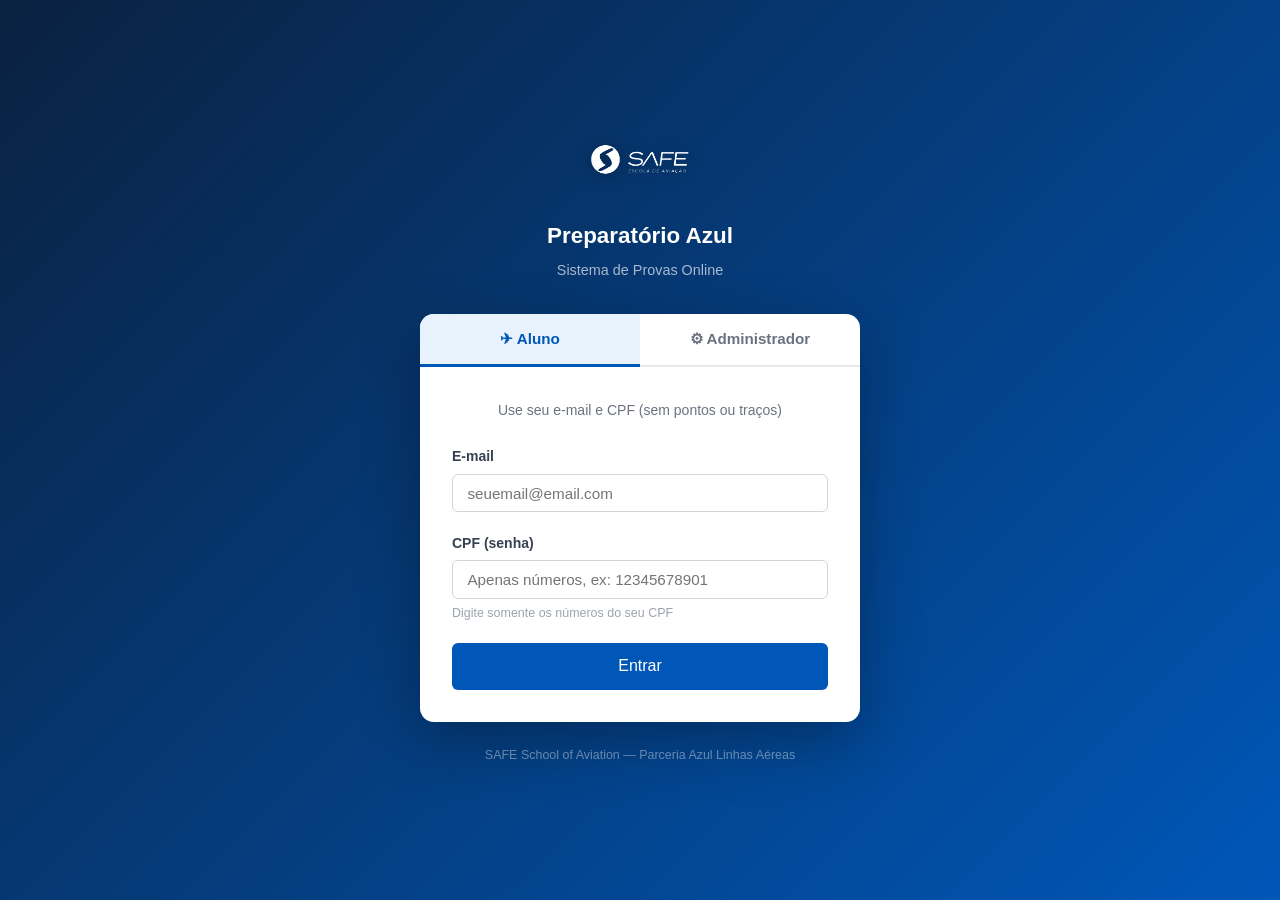
<file: index.html>
<!DOCTYPE html>
<html lang="pt-BR">
<head>
  <meta charset="UTF-8">
  <meta name="viewport" content="width=device-width, initial-scale=1.0">
  <title>Preparatório Azul – SAFE | Login</title>
  <link rel="icon" type="image/png" href="favicon.png">
  <link rel="stylesheet" href="css/style.css">
  <style>
    .login-hero {
      text-align: center;
      margin-bottom: 2rem;
    }
    .login-hero h1 {
      color: var(--white);
      font-size: 1.4rem;
      font-weight: 700;
      margin-bottom: 0.3rem;
    }
    .login-hero p {
      color: rgba(255,255,255,0.65);
      font-size: 0.9rem;
    }
    .login-form-panel { display: none; }
    .login-form-panel.active { display: block; }
    .input-hint { font-size: 0.78rem; color: var(--gray-400); margin-top: 0.25rem; }
  </style>
</head>
<body>
  <div class="login-page">
    <div class="login-container">

      <div class="login-logos">
        <img src="logosafe.png" alt="SAFE School of Aviation" title="SAFE School of Aviation">
      </div>

      <div class="login-hero">
        <h1>Preparatório Azul</h1>
        <p>Sistema de Provas Online</p>
      </div>

      <div class="login-card">
        <div class="login-tabs">
          <button class="login-tab active" onclick="switchTab('aluno')">✈ Aluno</button>
          <button class="login-tab" onclick="switchTab('admin')">⚙ Administrador</button>
        </div>

        <!-- TAB ALUNO -->
        <div id="tab-aluno" class="login-form-panel active">
          <div class="login-form">
            <p class="login-subtitle">Use seu e-mail e CPF (sem pontos ou traços)</p>

            <div id="aluno-error" class="alert alert-danger hidden"></div>

            <div class="form-group">
              <label class="form-label" for="aluno-email">E-mail</label>
              <input class="form-control" type="email" id="aluno-email"
                placeholder="seuemail@email.com" autocomplete="email">
            </div>

            <div class="form-group">
              <label class="form-label" for="aluno-cpf">CPF (senha)</label>
              <input class="form-control" type="password" id="aluno-cpf"
                placeholder="Apenas números, ex: 12345678901" maxlength="14" autocomplete="current-password">
              <span class="input-hint">Digite somente os números do seu CPF</span>
            </div>

            <button class="btn btn-primary btn-block btn-lg" onclick="loginAluno()">Entrar</button>
          </div>
        </div>

        <!-- TAB ADMIN -->
        <div id="tab-admin" class="login-form-panel">
          <div class="login-form">
            <p class="login-subtitle">Acesso restrito ao administrador do sistema</p>

            <div id="admin-error" class="alert alert-danger hidden"></div>

            <div class="form-group">
              <label class="form-label" for="admin-user">Usuário</label>
              <input class="form-control" type="text" id="admin-user"
                placeholder="admin" autocomplete="username">
            </div>

            <div class="form-group">
              <label class="form-label" for="admin-pass">Senha</label>
              <input class="form-control" type="password" id="admin-pass"
                placeholder="Senha de administrador" autocomplete="current-password">
            </div>

            <button class="btn btn-navy btn-block btn-lg" onclick="loginAdmin()">Entrar como Admin</button>
          </div>
        </div>
      </div>

      <p style="text-align:center; color:rgba(255,255,255,0.4); font-size:0.78rem; margin-top:1.5rem;">
        SAFE School of Aviation &mdash; Parceria Azul Linhas Aéreas
      </p>
    </div>
  </div>

  <div id="toast-container"></div>

  <script src="js/questions.js"></script>
  <script src="js/api.js"></script>
  <script src="js/db.js"></script>
  <script>
    DB.init();

    // If already authenticated, redirect
    const auth = DB.checkAuth();
    if (auth) {
      if (auth.type === 'admin') window.location.href = 'admin.html';
      else window.location.href = 'student.html';
    }

    function switchTab(tab) {
      document.querySelectorAll('.login-tab').forEach((t, i) => {
        t.classList.toggle('active', (i === 0 && tab === 'aluno') || (i === 1 && tab === 'admin'));
      });
      document.getElementById('tab-aluno').classList.toggle('active', tab === 'aluno');
      document.getElementById('tab-admin').classList.toggle('active', tab === 'admin');
    }

    async function loginAluno() {
      const email = document.getElementById('aluno-email').value.trim();
      const cpf = document.getElementById('aluno-cpf').value.trim().replace(/\D/g, '');
      const errEl = document.getElementById('aluno-error');
      const btn = document.querySelector('#tab-aluno .btn');

      if (!email || !cpf) { showError(errEl, 'Preencha e-mail e CPF.'); return; }

      btn.disabled = true; btn.textContent = 'Verificando...';
      try {
        if (DB._apiReady()) {
          const res = await API.loginStudent(email, cpf);
          if (res.ok) {
            // Set auth with cpf stored (needed for student sync)
            const auth = { type: 'student', id: res.student.id, name: res.student.name, email: res.student.email, cpf };
            DB.setAuth(auth);
            window.location.href = 'student.html';
            return;
          } else {
            showError(errEl, 'E-mail ou CPF incorretos. Verifique seus dados ou entre em contato com o administrador.');
            return;
          }
        }
      } catch(e) { /* API indisponível — tenta localStorage */ }

      const auth = DB.loginStudent(email, cpf);
      if (!auth) {
        showError(errEl, 'E-mail ou CPF incorretos. Verifique seus dados ou entre em contato com o administrador.');
        return;
      }
      window.location.href = 'student.html';
      btn.disabled = false; btn.textContent = 'Entrar';
    }

    async function loginAdmin() {
      const user = document.getElementById('admin-user').value.trim();
      const pass = document.getElementById('admin-pass').value.trim();
      const errEl = document.getElementById('admin-error');
      const btn = document.querySelector('#tab-admin .btn');

      if (!user || !pass) { showError(errEl, 'Preencha usuário e senha.'); return; }

      btn.disabled = true; btn.textContent = 'Verificando...';
      try {
        if (DB._apiReady()) {
          const res = await API.loginAdmin(user, pass);
          if (res.ok) {
            const auth = { type: 'admin', name: 'Administrador', adminPassword: pass };
            DB.setAuth(auth);
            window.location.href = 'admin.html';
            return;
          } else {
            showError(errEl, 'Usuário ou senha incorretos.');
            return;
          }
        }
      } catch(e) { /* API indisponível — tenta localStorage */ }

      const auth = DB.loginAdmin(user, pass);
      if (!auth) { showError(errEl, 'Usuário ou senha incorretos.'); return; }
      window.location.href = 'admin.html';
      btn.disabled = false; btn.textContent = 'Entrar como Admin';
    }

    function showError(el, msg) {
      el.textContent = msg;
      el.classList.remove('hidden');
      setTimeout(() => el.classList.add('hidden'), 5000);
    }

    // Enter key support
    document.addEventListener('keydown', e => {
      if (e.key === 'Enter') {
        const tab = document.getElementById('tab-aluno').classList.contains('active') ? 'aluno' : 'admin';
        if (tab === 'aluno') loginAluno();
        else loginAdmin();
      }
    });
  </script>
</body>
</html>
</file>
<file: css/style.css>
/* =============================================
   SAFE Preparatório Azul – Estilos Globais
   ============================================= */

:root {
  --azul-navy: #0A2140;
  --azul-blue: #0057B8;
  --azul-light: #4a90d9;
  --azul-sky: #e8f2fc;
  --safe-dark: #111827;
  --success: #16a34a;
  --success-bg: #dcfce7;
  --warning: #d97706;
  --warning-bg: #fef3c7;
  --danger: #dc2626;
  --danger-bg: #fee2e2;
  --gray-50: #f9fafb;
  --gray-100: #f3f4f6;
  --gray-200: #e5e7eb;
  --gray-300: #d1d5db;
  --gray-400: #9ca3af;
  --gray-500: #6b7280;
  --gray-600: #4b5563;
  --gray-700: #374151;
  --gray-800: #1f2937;
  --white: #ffffff;
  --border-radius: 10px;
  --border-radius-sm: 6px;
  --shadow-sm: 0 1px 3px rgba(0,0,0,0.12);
  --shadow: 0 4px 16px rgba(0,0,0,0.12);
  --shadow-lg: 0 8px 32px rgba(0,0,0,0.18);
  --transition: 0.2s ease;
}

*, *::before, *::after {
  box-sizing: border-box;
  margin: 0;
  padding: 0;
}

html {
  font-size: 16px;
  scroll-behavior: smooth;
}

body {
  font-family: -apple-system, BlinkMacSystemFont, 'Segoe UI', Roboto, 'Helvetica Neue', Arial, sans-serif;
  background: var(--gray-50);
  color: var(--gray-800);
  line-height: 1.6;
  min-height: 100vh;
}

/* ---- UTILITY ---- */
.hidden { display: none !important; }
.text-center { text-align: center; }
.text-muted { color: var(--gray-500); font-size: 0.875rem; }
.text-danger { color: var(--danger); }
.text-success { color: var(--success); }
.text-warning { color: var(--warning); }
.mt-1 { margin-top: 0.5rem; }
.mt-2 { margin-top: 1rem; }
.mt-3 { margin-top: 1.5rem; }
.mb-1 { margin-bottom: 0.5rem; }
.mb-2 { margin-bottom: 1rem; }
.flex { display: flex; }
.flex-between { display: flex; justify-content: space-between; align-items: center; }
.gap-1 { gap: 0.5rem; }
.gap-2 { gap: 1rem; }
.w-full { width: 100%; }

/* ---- TOPBAR ---- */
.topbar {
  background: var(--azul-navy);
  padding: 0 1.5rem;
  height: 64px;
  display: flex;
  align-items: center;
  justify-content: space-between;
  box-shadow: var(--shadow);
  position: sticky;
  top: 0;
  z-index: 100;
}

.topbar-brand {
  display: flex;
  align-items: center;
  gap: 1rem;
}

.topbar-brand img {
  height: 36px;
  object-fit: contain;
}

.topbar-brand .brand-sep {
  width: 1px;
  height: 28px;
  background: rgba(255,255,255,0.3);
}

.topbar-title {
  color: var(--white);
  font-size: 1.1rem;
  font-weight: 600;
  letter-spacing: 0.02em;
}

.topbar-right {
  display: flex;
  align-items: center;
  gap: 1rem;
}

.topbar-user {
  color: rgba(255,255,255,0.85);
  font-size: 0.9rem;
}

/* ---- BUTTONS ---- */
.btn {
  display: inline-flex;
  align-items: center;
  justify-content: center;
  gap: 0.4rem;
  padding: 0.55rem 1.2rem;
  border-radius: var(--border-radius-sm);
  font-size: 0.9rem;
  font-weight: 500;
  cursor: pointer;
  border: none;
  text-decoration: none;
  transition: all var(--transition);
  white-space: nowrap;
  line-height: 1.4;
}

.btn:disabled {
  opacity: 0.55;
  cursor: not-allowed;
}

.btn-primary {
  background: var(--azul-blue);
  color: var(--white);
}
.btn-primary:hover:not(:disabled) { background: #0046a0; transform: translateY(-1px); }

.btn-navy {
  background: var(--azul-navy);
  color: var(--white);
}
.btn-navy:hover:not(:disabled) { background: #071a33; }

.btn-success {
  background: var(--success);
  color: var(--white);
}
.btn-success:hover:not(:disabled) { background: #15803d; }

.btn-danger {
  background: var(--danger);
  color: var(--white);
}
.btn-danger:hover:not(:disabled) { background: #b91c1c; }

.btn-warning {
  background: var(--warning);
  color: var(--white);
}
.btn-warning:hover:not(:disabled) { background: #b45309; }

.btn-outline {
  background: transparent;
  border: 1.5px solid var(--gray-300);
  color: var(--gray-700);
}
.btn-outline:hover:not(:disabled) { border-color: var(--azul-blue); color: var(--azul-blue); }

.btn-outline-danger {
  background: transparent;
  border: 1.5px solid var(--danger);
  color: var(--danger);
}
.btn-outline-danger:hover:not(:disabled) { background: var(--danger-bg); }

.btn-sm { padding: 0.35rem 0.85rem; font-size: 0.8rem; }
.btn-lg { padding: 0.75rem 1.8rem; font-size: 1rem; }
.btn-xl { padding: 1rem 2.5rem; font-size: 1.15rem; font-weight: 600; }
.btn-block { width: 100%; }

.btn-logout {
  background: rgba(255,255,255,0.1);
  color: rgba(255,255,255,0.9);
  border: 1px solid rgba(255,255,255,0.2);
  padding: 0.4rem 1rem;
  font-size: 0.85rem;
}
.btn-logout:hover { background: rgba(255,255,255,0.2); }

/* ---- FORMS ---- */
.form-group {
  margin-bottom: 1.2rem;
}

.form-label {
  display: block;
  font-size: 0.875rem;
  font-weight: 600;
  color: var(--gray-700);
  margin-bottom: 0.4rem;
}

.form-control {
  width: 100%;
  padding: 0.6rem 0.9rem;
  border: 1.5px solid var(--gray-300);
  border-radius: var(--border-radius-sm);
  font-size: 0.95rem;
  color: var(--gray-800);
  background: var(--white);
  transition: border-color var(--transition);
  outline: none;
}

.form-control:focus {
  border-color: var(--azul-blue);
  box-shadow: 0 0 0 3px rgba(0,87,184,0.12);
}

.form-control.error { border-color: var(--danger); }

select.form-control { cursor: pointer; }

.form-error {
  color: var(--danger);
  font-size: 0.8rem;
  margin-top: 0.3rem;
}

/* ---- CARDS ---- */
.card {
  background: var(--white);
  border-radius: var(--border-radius);
  box-shadow: var(--shadow-sm);
  border: 1px solid var(--gray-200);
  overflow: hidden;
}

.card-header {
  padding: 1rem 1.5rem;
  border-bottom: 1px solid var(--gray-200);
  display: flex;
  justify-content: space-between;
  align-items: center;
  background: var(--gray-50);
}

.card-title {
  font-size: 1rem;
  font-weight: 700;
  color: var(--azul-navy);
}

.card-body { padding: 1.5rem; }

/* ---- BADGES ---- */
.badge {
  display: inline-flex;
  align-items: center;
  padding: 0.2rem 0.65rem;
  border-radius: 20px;
  font-size: 0.75rem;
  font-weight: 600;
  white-space: nowrap;
}
.badge-success { background: var(--success-bg); color: var(--success); }
.badge-danger { background: var(--danger-bg); color: var(--danger); }
.badge-warning { background: var(--warning-bg); color: var(--warning); }
.badge-info { background: var(--azul-sky); color: var(--azul-blue); }
.badge-locked { background: var(--gray-100); color: var(--gray-500); }

/* ---- TABLES ---- */
.table-wrapper { overflow-x: auto; }

table {
  width: 100%;
  border-collapse: collapse;
  font-size: 0.9rem;
}

thead th {
  background: var(--gray-50);
  padding: 0.75rem 1rem;
  font-size: 0.8rem;
  font-weight: 700;
  text-transform: uppercase;
  letter-spacing: 0.05em;
  color: var(--gray-500);
  border-bottom: 2px solid var(--gray-200);
  white-space: nowrap;
}

tbody td {
  padding: 0.8rem 1rem;
  border-bottom: 1px solid var(--gray-100);
  vertical-align: middle;
}

tbody tr:hover { background: var(--gray-50); }
tbody tr:last-child td { border-bottom: none; }

/* ---- ALERTS ---- */
.alert {
  padding: 0.9rem 1.2rem;
  border-radius: var(--border-radius-sm);
  font-size: 0.9rem;
  display: flex;
  align-items: flex-start;
  gap: 0.5rem;
  margin-bottom: 1rem;
}
.alert-danger { background: var(--danger-bg); color: var(--danger); border: 1px solid #fca5a5; }
.alert-success { background: var(--success-bg); color: var(--success); border: 1px solid #86efac; }
.alert-warning { background: var(--warning-bg); color: var(--warning); border: 1px solid #fcd34d; }
.alert-info { background: var(--azul-sky); color: var(--azul-blue); border: 1px solid #93c5fd; }

/* ---- MODAL ---- */
.modal-overlay {
  position: fixed;
  inset: 0;
  background: rgba(0,0,0,0.6);
  z-index: 1000;
  display: flex;
  align-items: center;
  justify-content: center;
  padding: 1rem;
  backdrop-filter: blur(2px);
}

.modal {
  background: var(--white);
  border-radius: var(--border-radius);
  box-shadow: var(--shadow-lg);
  width: 100%;
  max-width: 500px;
  max-height: 90vh;
  overflow-y: auto;
}

.modal-lg { max-width: 720px; }

.modal-header {
  padding: 1.2rem 1.5rem;
  border-bottom: 1px solid var(--gray-200);
  display: flex;
  align-items: center;
  justify-content: space-between;
}

.modal-title {
  font-size: 1.1rem;
  font-weight: 700;
  color: var(--azul-navy);
}

.modal-close {
  background: none;
  border: none;
  font-size: 1.4rem;
  cursor: pointer;
  color: var(--gray-400);
  line-height: 1;
  padding: 0.2rem;
  border-radius: 4px;
}
.modal-close:hover { color: var(--gray-700); background: var(--gray-100); }

.modal-body { padding: 1.5rem; }
.modal-footer {
  padding: 1rem 1.5rem;
  border-top: 1px solid var(--gray-200);
  display: flex;
  justify-content: flex-end;
  gap: 0.75rem;
}

/* ---- LOGIN PAGE ---- */
.login-page {
  min-height: 100vh;
  background: linear-gradient(135deg, var(--azul-navy) 0%, var(--azul-blue) 100%);
  display: flex;
  align-items: center;
  justify-content: center;
  padding: 2rem 1rem;
}

.login-container {
  width: 100%;
  max-width: 440px;
}

.login-logos {
  display: flex;
  align-items: center;
  justify-content: center;
  gap: 1.5rem;
  margin-bottom: 2rem;
}

.login-logos img {
  height: 52px;
  object-fit: contain;
  filter: drop-shadow(0 2px 8px rgba(0,0,0,0.3));
}

.login-logos .logo-sep {
  width: 1px;
  height: 40px;
  background: rgba(255,255,255,0.3);
}

.login-card {
  background: var(--white);
  border-radius: 14px;
  box-shadow: 0 20px 60px rgba(0,0,0,0.3);
  overflow: hidden;
}

.login-tabs {
  display: flex;
  border-bottom: 2px solid var(--gray-200);
}

.login-tab {
  flex: 1;
  padding: 1rem;
  background: none;
  border: none;
  font-size: 0.95rem;
  font-weight: 600;
  color: var(--gray-500);
  cursor: pointer;
  transition: all var(--transition);
  border-bottom: 3px solid transparent;
  margin-bottom: -2px;
}

.login-tab.active {
  color: var(--azul-blue);
  border-bottom-color: var(--azul-blue);
  background: var(--azul-sky);
}

.login-form {
  padding: 2rem;
}

.login-subtitle {
  text-align: center;
  color: var(--gray-500);
  font-size: 0.875rem;
  margin-bottom: 1.5rem;
}

/* ---- MAIN LAYOUT ---- */
.main-layout {
  min-height: 100vh;
  display: flex;
  flex-direction: column;
}

.main-content {
  flex: 1;
  padding: 2rem 1.5rem;
  max-width: 1200px;
  margin: 0 auto;
  width: 100%;
}

.page-title {
  font-size: 1.6rem;
  font-weight: 700;
  color: var(--azul-navy);
  margin-bottom: 0.25rem;
}

.page-subtitle {
  color: var(--gray-500);
  font-size: 0.9rem;
  margin-bottom: 1.5rem;
}

/* ---- EXAM CARDS (student dashboard) ---- */
.exams-grid {
  display: grid;
  grid-template-columns: repeat(auto-fill, minmax(300px, 1fr));
  gap: 1.2rem;
  margin-top: 1.5rem;
}

.exam-card {
  background: var(--white);
  border-radius: var(--border-radius);
  border: 1.5px solid var(--gray-200);
  box-shadow: var(--shadow-sm);
  overflow: hidden;
  transition: all var(--transition);
}

.exam-card:hover { box-shadow: var(--shadow); transform: translateY(-2px); }
.exam-card.locked { opacity: 0.72; }

.exam-card-header {
  padding: 1rem 1.2rem 0.75rem;
  border-bottom: 1px solid var(--gray-100);
}

.exam-card-icon {
  font-size: 1.8rem;
  margin-bottom: 0.4rem;
}

.exam-card-title {
  font-size: 1rem;
  font-weight: 700;
  color: var(--azul-navy);
}

.exam-card-body { padding: 1rem 1.2rem; }

.exam-card-meta {
  display: flex;
  gap: 1.2rem;
  margin-bottom: 1rem;
}

.exam-meta-item {
  display: flex;
  align-items: center;
  gap: 0.3rem;
  font-size: 0.8rem;
  color: var(--gray-500);
}

.exam-card-score {
  background: var(--azul-sky);
  border-radius: var(--border-radius-sm);
  padding: 0.6rem 0.9rem;
  margin-bottom: 1rem;
}

.exam-card-score .score-label {
  font-size: 0.75rem;
  color: var(--gray-500);
}

.exam-card-score .score-value {
  font-size: 1.3rem;
  font-weight: 800;
  color: var(--azul-blue);
}

/* ---- EXAM INTERFACE (fullscreen) ---- */
#exam-overlay {
  position: fixed;
  inset: 0;
  background: var(--white);
  z-index: 9000;
  display: flex;
  flex-direction: column;
  overflow: hidden;
}

.exam-topbar {
  background: var(--azul-navy);
  padding: 0.75rem 1.5rem;
  display: flex;
  align-items: center;
  justify-content: space-between;
  flex-shrink: 0;
}

.exam-topbar-info {
  display: flex;
  align-items: center;
  gap: 1.5rem;
}

.exam-subject {
  color: var(--white);
  font-weight: 700;
  font-size: 1rem;
}

.exam-progress-text {
  color: rgba(255,255,255,0.7);
  font-size: 0.875rem;
}

.exam-timer {
  background: rgba(255,255,255,0.15);
  color: var(--white);
  border-radius: 6px;
  padding: 0.3rem 0.8rem;
  font-size: 0.9rem;
  font-weight: 600;
  font-variant-numeric: tabular-nums;
}

.exam-timer.warning { background: rgba(220,38,38,0.8); }

.exam-progress-bar {
  height: 4px;
  background: rgba(255,255,255,0.2);
  flex-shrink: 0;
}

.exam-progress-fill {
  height: 100%;
  background: #22d3ee;
  transition: width 0.3s ease;
}

.exam-body {
  flex: 1;
  overflow-y: auto;
  padding: 2rem;
  max-width: 860px;
  margin: 0 auto;
  width: 100%;
}

.question-number {
  font-size: 0.8rem;
  font-weight: 700;
  text-transform: uppercase;
  letter-spacing: 0.08em;
  color: var(--azul-blue);
  margin-bottom: 0.75rem;
}

.question-text {
  font-size: 1.15rem;
  font-weight: 600;
  color: var(--gray-800);
  line-height: 1.65;
  margin-bottom: 2rem;
}

.options-list {
  list-style: none;
  display: flex;
  flex-direction: column;
  gap: 0.75rem;
}

.option-item {
  display: flex;
  align-items: flex-start;
  gap: 0;
}

.option-label {
  display: flex;
  align-items: flex-start;
  gap: 1rem;
  padding: 1rem 1.2rem;
  border: 2px solid var(--gray-200);
  border-radius: var(--border-radius-sm);
  cursor: pointer;
  transition: all var(--transition);
  width: 100%;
  background: var(--white);
  text-align: left;
  font-size: 1rem;
  color: var(--gray-800);
  line-height: 1.5;
}

.option-label:hover {
  border-color: var(--azul-light);
  background: var(--azul-sky);
}

.option-input {
  display: none;
}

.option-input:checked + .option-label {
  border-color: var(--azul-blue);
  background: var(--azul-sky);
}

.option-letter {
  min-width: 2rem;
  height: 2rem;
  border-radius: 50%;
  background: var(--gray-200);
  display: flex;
  align-items: center;
  justify-content: center;
  font-weight: 700;
  font-size: 0.85rem;
  color: var(--gray-600);
  transition: all var(--transition);
  flex-shrink: 0;
  margin-top: 0.05rem;
}

.option-input:checked + .option-label .option-letter {
  background: var(--azul-blue);
  color: var(--white);
}

/* Review mode */
.option-label.correct { border-color: var(--success); background: var(--success-bg); }
.option-label.wrong { border-color: var(--danger); background: var(--danger-bg); }
.option-label.correct .option-letter { background: var(--success); color: var(--white); }
.option-label.wrong .option-letter { background: var(--danger); color: var(--white); }

.exam-nav {
  background: var(--white);
  border-top: 2px solid var(--gray-200);
  padding: 0.65rem 2rem;
  display: flex;
  align-items: center;
  justify-content: space-between;
  flex-shrink: 0;
  gap: 1rem;
}

.exam-nav-dots {
  display: flex;
  gap: 0.35rem;
  flex-wrap: wrap;
  justify-content: center;
  flex: 1;
}

.nav-dot {
  width: 12px;
  height: 12px;
  border-radius: 50%;
  background: var(--gray-200);
  border: none;
  cursor: pointer;
  transition: all var(--transition);
  padding: 0;
}

.nav-dot.answered { background: var(--azul-blue); }
.nav-dot.skipped { background: #f59e0b; }
.nav-dot.current { background: var(--azul-navy); box-shadow: 0 0 0 3px rgba(0,87,184,0.25); }
.nav-dot.skipped.current { background: var(--azul-navy); box-shadow: 0 0 0 3px rgba(245,158,11,0.4); }

.exam-action-bar {
  display: flex;
  justify-content: flex-end;
  margin-top: 2.5rem;
  padding-top: 1.5rem;
  border-top: 1px solid var(--gray-100);
}

/* ---- EXAM WARNING SCREEN ---- */
.exam-warning-overlay {
  position: fixed;
  inset: 0;
  background: linear-gradient(135deg, var(--azul-navy) 0%, #0a3060 100%);
  z-index: 9100;
  display: flex;
  align-items: center;
  justify-content: center;
  padding: 2rem;
  overflow-y: auto;
}

.exam-warning-box {
  background: var(--white);
  border-radius: 14px;
  padding: 2.5rem;
  max-width: 600px;
  width: 100%;
  box-shadow: 0 20px 60px rgba(0,0,0,0.4);
}

.warning-icon { font-size: 3rem; text-align: center; margin-bottom: 1rem; }

.warning-title {
  text-align: center;
  font-size: 1.5rem;
  font-weight: 800;
  color: var(--azul-navy);
  margin-bottom: 0.5rem;
}

.warning-subtitle {
  text-align: center;
  color: var(--gray-500);
  font-size: 0.9rem;
  margin-bottom: 2rem;
}

.warning-rules {
  background: var(--danger-bg);
  border: 1px solid #fca5a5;
  border-radius: var(--border-radius-sm);
  padding: 1.2rem;
  margin-bottom: 1.5rem;
}

.warning-rules h4 {
  color: var(--danger);
  font-size: 0.875rem;
  font-weight: 700;
  text-transform: uppercase;
  letter-spacing: 0.05em;
  margin-bottom: 0.75rem;
}

.warning-rules ul {
  list-style: none;
  display: flex;
  flex-direction: column;
  gap: 0.5rem;
}

.warning-rules li {
  display: flex;
  align-items: flex-start;
  gap: 0.5rem;
  font-size: 0.875rem;
  color: var(--danger);
  font-weight: 500;
}

.warning-rules li::before {
  content: "✕";
  font-weight: 900;
  flex-shrink: 0;
  margin-top: 0.05rem;
}

.warning-info {
  background: var(--azul-sky);
  border: 1px solid #93c5fd;
  border-radius: var(--border-radius-sm);
  padding: 1.2rem;
  margin-bottom: 1.5rem;
}

.warning-info h4 {
  color: var(--azul-blue);
  font-size: 0.875rem;
  font-weight: 700;
  text-transform: uppercase;
  letter-spacing: 0.05em;
  margin-bottom: 0.75rem;
}

.warning-info ul {
  list-style: none;
  display: flex;
  flex-direction: column;
  gap: 0.5rem;
}

.warning-info li {
  display: flex;
  align-items: flex-start;
  gap: 0.5rem;
  font-size: 0.875rem;
  color: var(--azul-blue);
}

.warning-info li::before {
  content: "✔";
  font-weight: 900;
  flex-shrink: 0;
  margin-top: 0.05rem;
}

.warning-confirm {
  display: flex;
  align-items: flex-start;
  gap: 0.75rem;
  padding: 1rem;
  background: var(--gray-50);
  border-radius: var(--border-radius-sm);
  border: 1.5px solid var(--gray-200);
  margin-bottom: 1.5rem;
  cursor: pointer;
}

.warning-confirm input[type="checkbox"] {
  width: 18px;
  height: 18px;
  flex-shrink: 0;
  margin-top: 0.15rem;
  cursor: pointer;
}

.warning-confirm label {
  font-size: 0.9rem;
  color: var(--gray-700);
  cursor: pointer;
  font-weight: 500;
}

/* ---- INVALIDATION SCREEN ---- */
.invalidation-screen {
  position: fixed;
  inset: 0;
  background: #7f1d1d;
  z-index: 9999;
  display: flex;
  align-items: center;
  justify-content: center;
  text-align: center;
  padding: 2rem;
}

.invalidation-box {
  color: var(--white);
  max-width: 500px;
}

.invalidation-icon { font-size: 5rem; margin-bottom: 1rem; }

.invalidation-title {
  font-size: 2.5rem;
  font-weight: 900;
  text-transform: uppercase;
  letter-spacing: 0.1em;
  margin-bottom: 0.5rem;
}

.invalidation-sub {
  font-size: 1.1rem;
  color: rgba(255,255,255,0.75);
  margin-bottom: 1rem;
}

.invalidation-reason {
  background: rgba(0,0,0,0.3);
  border-radius: 8px;
  padding: 1rem;
  font-size: 0.9rem;
  color: rgba(255,255,255,0.85);
  margin-bottom: 2rem;
}

/* ---- RESULT SCREEN ---- */
.result-screen {
  padding: 2rem;
  max-width: 700px;
  margin: 0 auto;
}

.result-score-card {
  text-align: center;
  padding: 2.5rem;
  background: var(--white);
  border-radius: 14px;
  border: 2px solid var(--gray-200);
  margin-bottom: 2rem;
}

.result-score-label { font-size: 0.875rem; color: var(--gray-500); text-transform: uppercase; letter-spacing: 0.05em; }
.result-score-value {
  font-size: 4rem;
  font-weight: 900;
  line-height: 1.1;
  margin: 0.25rem 0;
}
.result-score-value.pass { color: var(--success); }
.result-score-value.fail { color: var(--danger); }
.result-score-detail { font-size: 1rem; color: var(--gray-500); }

/* ---- ADMIN TABS ---- */
.admin-tabs {
  display: flex;
  gap: 0;
  border-bottom: 2px solid var(--gray-200);
  margin-bottom: 2rem;
  overflow: visible;
  flex-wrap: wrap;
}

.admin-tab {
  padding: 0.85rem 1.4rem;
  font-size: 0.9rem;
  font-weight: 600;
  color: var(--gray-500);
  cursor: pointer;
  border: none;
  background: none;
  border-bottom: 3px solid transparent;
  margin-bottom: -2px;
  white-space: nowrap;
  transition: all var(--transition);
}

.admin-tab:hover { color: var(--azul-blue); }
.admin-tab.active { color: var(--azul-blue); border-bottom-color: var(--azul-blue); }

.admin-panel { display: none; }
.admin-panel.active { display: block; }

/* ---- STATS CARDS ---- */
.stats-grid {
  display: grid;
  grid-template-columns: repeat(auto-fit, minmax(180px, 1fr));
  gap: 1rem;
  margin-bottom: 2rem;
}

.stat-card {
  background: var(--white);
  border-radius: var(--border-radius);
  padding: 1.2rem 1.5rem;
  border: 1px solid var(--gray-200);
  box-shadow: var(--shadow-sm);
}

.stat-label { font-size: 0.78rem; font-weight: 700; text-transform: uppercase; letter-spacing: 0.05em; color: var(--gray-400); margin-bottom: 0.3rem; }
.stat-value { font-size: 2rem; font-weight: 800; color: var(--azul-navy); line-height: 1; }
.stat-sub { font-size: 0.8rem; color: var(--gray-500); margin-top: 0.2rem; }

/* ---- EXAM TOGGLE (admin) ---- */
.toggle-switch {
  position: relative;
  width: 48px;
  height: 26px;
  flex-shrink: 0;
}

.toggle-switch input { display: none; }

.toggle-slider {
  position: absolute;
  inset: 0;
  background: var(--gray-300);
  border-radius: 13px;
  cursor: pointer;
  transition: background var(--transition);
}

.toggle-slider::before {
  content: "";
  position: absolute;
  width: 20px;
  height: 20px;
  background: var(--white);
  border-radius: 50%;
  top: 3px;
  left: 3px;
  transition: transform var(--transition);
  box-shadow: 0 1px 3px rgba(0,0,0,0.2);
}

.toggle-switch input:checked + .toggle-slider { background: var(--success); }
.toggle-switch input:checked + .toggle-slider::before { transform: translateX(22px); }

/* ---- FILE UPLOAD ---- */
.upload-zone {
  border: 2px dashed var(--gray-300);
  border-radius: var(--border-radius);
  padding: 2rem;
  text-align: center;
  cursor: pointer;
  transition: all var(--transition);
}

.upload-zone:hover { border-color: var(--azul-blue); background: var(--azul-sky); }
.upload-zone.dragover { border-color: var(--azul-blue); background: var(--azul-sky); }

/* ---- SPINNER ---- */
.spinner {
  display: inline-block;
  width: 20px;
  height: 20px;
  border: 2px solid rgba(255,255,255,0.3);
  border-top-color: var(--white);
  border-radius: 50%;
  animation: spin 0.6s linear infinite;
}

@keyframes spin { to { transform: rotate(360deg); } }

/* ---- TOAST ---- */
#toast-container {
  position: fixed;
  bottom: 1.5rem;
  right: 1.5rem;
  z-index: 10000;
  display: flex;
  flex-direction: column;
  gap: 0.5rem;
}

.toast {
  background: var(--gray-800);
  color: var(--white);
  padding: 0.75rem 1.2rem;
  border-radius: var(--border-radius-sm);
  font-size: 0.875rem;
  box-shadow: var(--shadow-lg);
  animation: slideIn 0.3s ease;
  max-width: 320px;
}

.toast.success { background: var(--success); }
.toast.error { background: var(--danger); }
.toast.warning { background: var(--warning); }

@keyframes slideIn {
  from { transform: translateX(100%); opacity: 0; }
  to { transform: translateX(0); opacity: 1; }
}

/* ---- FOOTER ---- */
.main-footer {
  background: var(--azul-navy);
  color: rgba(255,255,255,0.5);
  text-align: center;
  padding: 1rem;
  font-size: 0.78rem;
  margin-top: auto;
}

/* ---- RESPONSIVE ---- */
@media (max-width: 640px) {
  .topbar { padding: 0 1rem; }
  .main-content { padding: 1rem; }
  .exams-grid { grid-template-columns: 1fr; }
  .exam-body { padding: 1rem; }
  .exam-nav { padding: 0.75rem 1rem; }
  .exam-warning-box { padding: 1.5rem; }
  .admin-tabs { gap: 0; }
  .admin-tab { padding: 0.75rem 1rem; font-size: 0.8rem; }
  .stats-grid { grid-template-columns: repeat(2, 1fr); }
  .modal { max-width: 100%; margin: 0; border-radius: 14px 14px 0 0; }
  .modal-overlay { align-items: flex-end; }
}

/* ---- CPF MASK ---- */
.cpf-hint { font-size: 0.78rem; color: var(--gray-400); margin-top: 0.25rem; }
</file>
